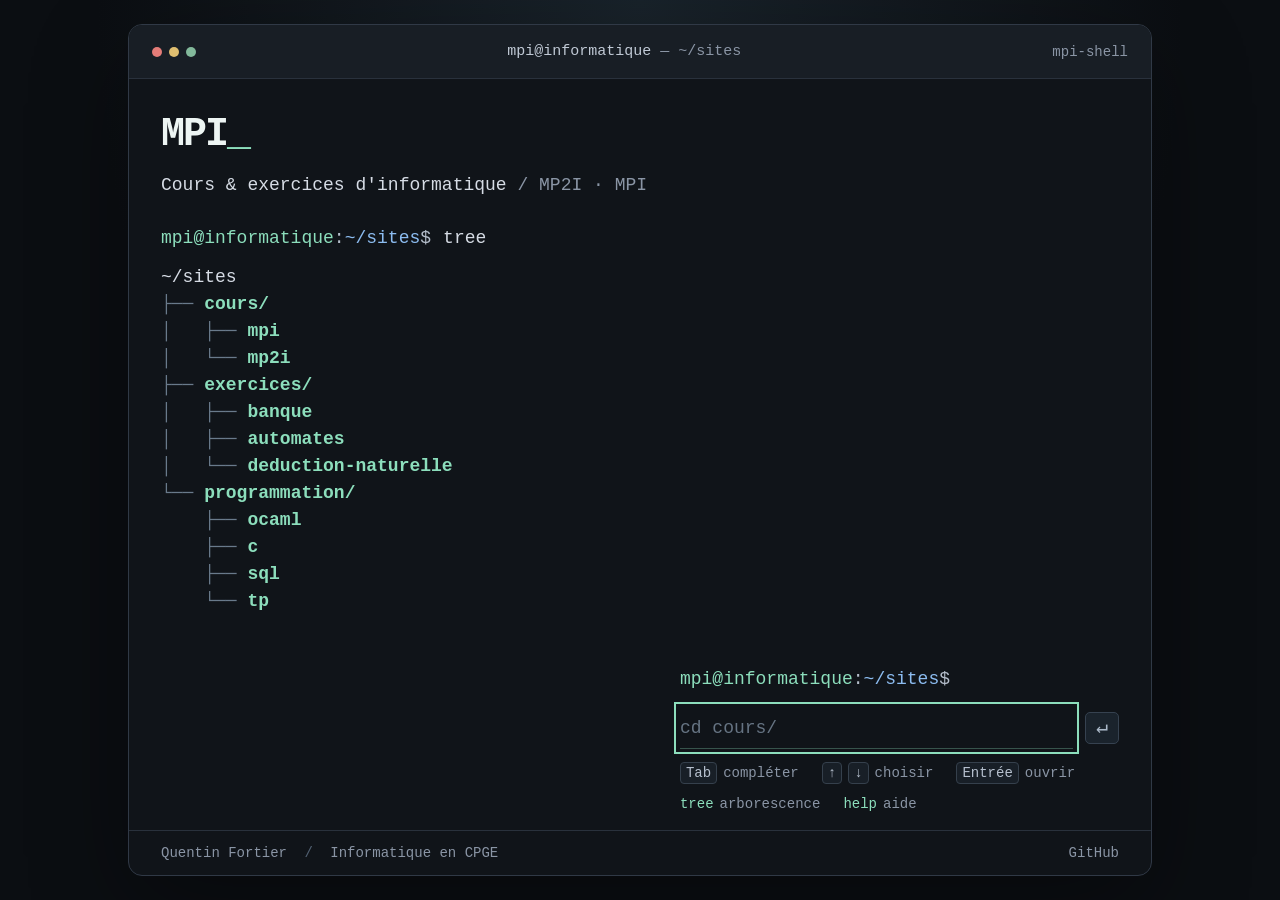
<file: index.html>
<!doctype html>
<html lang="fr">
<head>
  <meta charset="utf-8">
  <meta name="viewport" content="width=device-width, initial-scale=1">
  <meta name="description" content="Cours, banque d’exercices et exercices interactifs de MP2I et MPI : énoncés, corrigés, OCaml, C, SQL, automates et déduction naturelle. Quentin Fortier.">
  <meta name="theme-color" content="#101419">
  <meta name="color-scheme" content="dark">
  <title>MPI Informatique : cours et exercices en MP2I et MPI</title>
  <link rel="icon" type="image/png" sizes="144x144" href="/favicon.png">
  <link rel="stylesheet" href="style.css?v=2">
  <script src="terminal.js?v=3" defer></script>
  <link rel="canonical" href="https://mpi-informatique.github.io/">
  <meta name="author" content="Quentin Fortier">
  <meta property="og:type" content="website">
  <meta property="og:site_name" content="MPI Informatique">
  <meta property="og:locale" content="fr_FR">
  <meta property="og:url" content="https://mpi-informatique.github.io/">
  <meta property="og:title" content="MPI Informatique : cours et exercices en MP2I et MPI">
  <meta property="og:description" content="Cours, banque d’exercices et exercices interactifs de MP2I et MPI : énoncés, corrigés, OCaml, C, SQL, automates et déduction naturelle. Quentin Fortier.">
  <meta name="twitter:card" content="summary">
  <script type="application/ld+json">{"@context": "https://schema.org", "@graph": [{"@type": "WebSite", "@id": "https://mpi-informatique.github.io/#website", "name": "MPI Informatique", "url": "https://mpi-informatique.github.io/", "inLanguage": "fr", "author": {"@type": "Person", "name": "Quentin Fortier", "url": "https://fortierq.github.io/"}}, {"@type": "CollectionPage", "name": "Cours et exercices en MP2I et MPI", "url": "https://mpi-informatique.github.io/", "isPartOf": {"@id": "https://mpi-informatique.github.io/#website"}, "mainEntity": {"@type": "ItemList", "itemListElement": [{"@type": "ListItem", "position": 1, "name": "cours/mpi", "url": "https://mpi-informatique.github.io/cours/"}, {"@type": "ListItem", "position": 2, "name": "cours/mp2i", "url": "https://mp2i-info.github.io/"}, {"@type": "ListItem", "position": 3, "name": "exercices/banque", "url": "https://mpi-informatique.github.io/exercices/"}, {"@type": "ListItem", "position": 4, "name": "exercices/automates", "url": "https://mpi-informatique.github.io/automates/"}, {"@type": "ListItem", "position": 5, "name": "exercices/deduction-naturelle", "url": "https://mpi-informatique.github.io/deduction-naturelle/"}, {"@type": "ListItem", "position": 6, "name": "programmation/ocaml", "url": "https://mpi-informatique.github.io/ocaml/"}, {"@type": "ListItem", "position": 7, "name": "programmation/c", "url": "https://mpi-informatique.github.io/c/"}, {"@type": "ListItem", "position": 8, "name": "programmation/sql", "url": "https://mpi-informatique.github.io/sql/"}, {"@type": "ListItem", "position": 9, "name": "programmation/tp", "url": "https://github.com/mpi-informatique/tp-environnement"}]}}]}</script>
  <meta name="google-site-verification" content="3CPYsClCfjIgy1gPCKd-G9szbCbFEaimze5Z4oeqnl8" />
</head>
<body>
  <main class="terminal" aria-label="Terminal MPI Informatique">
    <header class="titlebar"><span class="lights" aria-hidden="true"><i></i><i></i><i></i></span><h1>mpi@informatique <span>— ~/sites</span></h1><span class="shell-label">mpi-shell</span></header>
    <div class="screen">
      <div class="welcome"><p class="wordmark">MPI<span>_</span></p><p>Cours & exercices d'informatique<span class="muted"> / MP2I · MPI</span></p><p class="muted">Bienvenue. Tous les chemins mènent à un exercice.</p></div>
      <div id="overview" aria-label="Arborescence permanente">
        <div class="command-line"><span class="prompt"><span>mpi@informatique</span>:<span class="path">~/sites</span>$</span><span>tree</span></div>
        <nav class="directories" aria-label="Sites disponibles">
          <a href="https://mpi-informatique.github.io/cours/" data-path="cours/mpi"><span class="directory">cours/mpi</span><span class="description">Cours, TP et devoirs de MPI</span></a>
          <a href="https://mp2i-info.github.io/" data-path="cours/mp2i"><span class="directory">cours/mp2i</span><span class="description">Cours d'informatique de MP2I</span></a>
          <a href="https://mpi-informatique.github.io/exercices/" data-path="exercices/banque"><span class="directory">exercices/banque</span><span class="description">Banque d’exercices de MP2I et MPI</span></a>
          <a href="https://mpi-informatique.github.io/automates/" data-path="exercices/automates"><span class="directory">exercices/automates</span><span class="description">Automates & langages</span></a>
          <a href="https://mpi-informatique.github.io/deduction-naturelle/" data-path="exercices/deduction-naturelle"><span class="directory">exercices/deduction-naturelle</span><span class="description">Logique & arbres de preuve</span></a>
          <a href="https://mpi-informatique.github.io/ocaml/" data-path="programmation/ocaml"><span class="directory">programmation/ocaml</span><span class="description">Programmation fonctionnelle</span></a>
          <a href="https://mpi-informatique.github.io/c/" data-path="programmation/c"><span class="directory">programmation/c</span><span class="description">Programmation en C</span></a>
          <a href="https://mpi-informatique.github.io/sql/" data-path="programmation/sql"><span class="directory">programmation/sql</span><span class="description">Bases de données</span></a>
          <a href="https://github.com/mpi-informatique/tp-environnement" data-path="programmation/tp"><span class="directory">programmation/tp</span><span class="description">Environnement de TP & mode d'emploi</span></a>
        </nav>
      </div>
      <div id="history" aria-label="Historique du terminal" role="log"></div>
      <form id="command-form" autocomplete="off">
        <div class="command-line input-line"><label class="prompt" for="command"><span>mpi@informatique</span>:<span class="path">~/sites</span>$<span class="sr-only"> Commande</span></label><input id="command" type="text" role="combobox" aria-label="Commande du terminal" aria-autocomplete="list" aria-expanded="false" aria-controls="suggestions" autocapitalize="off" spellcheck="false" placeholder="cd cours/" autofocus><button class="run" type="submit" aria-label="Exécuter la commande" title="Exécuter la commande">↵</button></div>
        <div id="suggestions" role="listbox" aria-label="Complétion des sites" hidden></div>
      </form>
      <p id="feedback" class="sr-only" role="status" aria-live="polite"></p>
      <noscript><p class="muted">Les sites restent accessibles en cliquant sur leur nom. Activer JavaScript pour utiliser les commandes.</p></noscript>
      <div class="hint"><span><kbd>Tab</kbd> compléter</span><span><kbd>↑</kbd><kbd>↓</kbd> choisir</span><span><kbd>Entrée</kbd> ouvrir</span><span><code>tree</code> arborescence</span><span><code>help</code> aide</span></div>
    </div>
    <footer><span>Quentin Fortier <span class="footer-sep">/</span> Informatique en CPGE</span><a href="https://github.com/mpi-informatique">GitHub</a></footer>
  </main>
</body>
</html>
</file>
<file: style.css>
:root{color-scheme:dark;font-family:ui-monospace,SFMono-Regular,Menlo,Consolas,"Liberation Mono",monospace;color:#d6dce5;background:#0b0e12;font-size:15px;font-synthesis:none;-webkit-font-smoothing:antialiased;--green:#8cdebc;--muted:#8a95a5;--border:#29313c}*{box-sizing:border-box}body{margin:0;padding:72px 28px;min-height:100dvh;background:radial-gradient(ellipse at 50% 0,#19232b 0,transparent 60%)}a{color:inherit}.terminal{max-width:1040px;margin:0 auto;background:#101419;border:1px solid #303946;border-radius:14px;box-shadow:0 30px 100px #0005;overflow:hidden}.titlebar{height:54px;padding:0 23px;display:flex;align-items:center;justify-content:space-between;gap:16px;border-bottom:1px solid var(--border);background:#181e25}.lights{display:flex;gap:7px}.lights i{display:block;width:10px;height:10px;border-radius:50%;background:#e47c78}.lights i:nth-child(2){background:#dfbe70}.lights i:nth-child(3){background:#82b99b}h1{font-size:13px;font-weight:400;margin:0;color:#c0c9d5}h1 span,.shell-label{color:var(--muted)}.shell-label{font-size:12px}.screen{padding:34px 36px 24px}.welcome{margin-bottom:30px}.welcome p{margin:0 0 10px;line-height:1.6}.welcome .wordmark{font-size:36px;letter-spacing:-2px;font-weight:700;color:#edf5f3;margin-bottom:12px}.wordmark span{color:var(--green)}.muted{color:var(--muted)}.command-line{display:flex;align-items:baseline;gap:12px;line-height:1.8}.prompt{flex-shrink:0;white-space:nowrap;color:#b4bdca}.prompt>span:first-child{color:var(--green)}.prompt .path{color:#8cbcf0}.directories{display:grid;gap:2px;margin:16px 0 30px}.directories a{display:grid;grid-template-columns:240px 1fr;gap:16px;padding:10px 12px;margin-left:-12px;border-radius:6px;text-decoration:none;line-height:1.5}.directories a:hover,.directories a:focus-visible{background:#1c2930}.directory{color:var(--green);font-weight:600}.description{color:var(--muted);font-size:14px}.input-line{gap:12px;align-items:center}input{min-width:0;flex:1;border:0;padding:4px 0;background:transparent;color:#edf5f3;font:inherit;line-height:1.8;caret-color:var(--green);outline:none}input::placeholder{color:#667483}input:focus-visible{box-shadow:0 1px #8cdebc50}.run{border:1px solid #364250;border-radius:5px;background:#1a232c;color:#a9b7c7;font-family:inherit;font-size:20px;line-height:1;cursor:pointer;width:34px;height:32px;flex-shrink:0}.run:hover{color:var(--green);border-color:var(--green)}#suggestions{margin:12px 0 0;padding:5px;border:1px solid #354250;border-radius:7px;background:#161e26;max-width:640px}#suggestions[hidden]{display:none}.suggestion{display:flex;justify-content:space-between;gap:16px;padding:9px 11px;cursor:pointer;border-radius:4px;color:#b5c2d2}.suggestion[aria-selected=true],.suggestion:hover{background:#253b3b;color:#b2f1d7}.suggestion small{color:var(--muted);font-size:12px}.output{color:#b6c1cf;line-height:1.7;white-space:pre-wrap;overflow-wrap:anywhere;margin:10px 0 24px}.hint{display:flex;flex-wrap:wrap;gap:12px 23px;padding-top:31px;color:var(--muted);font-size:12px}.hint span{display:flex;align-items:center;gap:6px}kbd{display:inline-block;min-width:20px;text-align:center;border:1px solid #35404c;border-radius:4px;padding:2px 5px;background:#181f27;color:#b6c0ce;font:inherit}code{color:var(--green);font:inherit}footer{display:flex;justify-content:space-between;gap:20px;padding:18px 36px;border-top:1px solid var(--border);font-size:12px;color:var(--muted)}footer a{text-decoration:none}footer a:hover{color:var(--green)}.footer-sep{color:#526173;padding:0 9px}:focus-visible{outline:2px solid var(--green);outline-offset:4px}.sr-only{position:absolute;width:1px;height:1px;padding:0;margin:-1px;overflow:hidden;clip:rect(0,0,0,0);white-space:nowrap;border:0}@media(max-width:720px){body{padding:24px 14px}.screen{padding:25px 22px}.directories a{grid-template-columns:1fr;gap:3px}.command-line{flex-wrap:wrap;gap:0 10px}.input-line .prompt{width:100%;font-size:13px}.input-line{margin-top:10px}input{font-size:16px}.shell-label{display:none}.titlebar{padding:0 18px}h1{font-size:12px}.lights{gap:5px}.lights i{width:8px;height:8px}footer{padding:18px 22px;line-height:1.8;font-size:11px}.hint{gap:12px 16px}.suggestion{display:block}.suggestion small{display:block;margin-top:3px}.welcome .muted{font-size:13px}.welcome p{font-size:14px}}@media(prefers-reduced-motion:no-preference){.wordmark span{animation:blink 1.3s step-end infinite}@keyframes blink{50%{opacity:0}}}

.tree{margin:16px 0 28px;line-height:1.9;font-size:14px}.tree-row{display:flex;align-items:baseline}.branch{white-space:pre;color:#697a8b;flex-shrink:0}.tree a{display:inline-flex;gap:24px;text-decoration:none;min-width:0;border-radius:3px}.tree a:hover .directory{text-decoration:underline}.tree .description{font-size:12px}.tree .directory{overflow-wrap:anywhere}@media(max-width:720px){.tree .description{display:none}.tree{font-size:13px}.tree a{gap:0}}

/* Keep the initial tree separate from the scrolling conversation. */
:root{font-size:18px}
body{padding:24px 0}
.terminal{width:80%;max-width:none;height:calc(100dvh - 48px);display:flex;flex-direction:column}
.titlebar,footer{flex-shrink:0}
h1{font-size:15px}.shell-label{font-size:14px}
.screen{min-height:0;flex:1;display:flex;flex-direction:column;padding:24px 32px 18px}
.welcome{margin-bottom:18px}.welcome .wordmark{font-size:40px;margin-bottom:4px}.welcome p{margin-bottom:4px}.welcome p:last-child{display:none}
#overview{flex-shrink:0}
.tree{font-size:18px;line-height:1.6;margin:10px 0 18px}.tree .description{font-size:16px}.description{font-size:16px}
#history{min-height:0;flex:1;overflow:auto;overscroll-behavior:contain;scrollbar-color:#364250 transparent;margin-bottom:12px}
#history:empty{margin-bottom:0}
#command-form{position:relative;flex-shrink:0}
#suggestions{position:absolute;bottom:100%;left:0;right:0;max-height:220px;overflow:auto;z-index:2;margin:0 0 8px}
.suggestion small{font-size:14px}
.hint{padding-top:14px;font-size:14px;flex-shrink:0}
footer{font-size:14px;padding:14px 32px}
@media(min-width:1100px){.screen{display:grid;grid-template-columns:minmax(0,1.1fr) minmax(0,1fr);grid-template-rows:auto minmax(0,1fr) auto auto;column-gap:36px}.welcome{grid-column:1 / -1}#overview{grid-column:1;grid-row:2 / 5;overflow:auto}#history{grid-column:2;grid-row:2}#command-form{grid-column:2;grid-row:3}.hint{grid-column:2;grid-row:4}.tree a{gap:20px}.tree .description{font-size:15px}}
@media(max-width:720px){body{padding:8px 0}.terminal{width:96%;height:calc(100dvh - 16px)}.screen{padding:16px 18px 12px}.titlebar{height:44px}h1{font-size:12px}.welcome{margin-bottom:10px}.welcome .wordmark{font-size:28px}.welcome p{font-size:14px}.tree{font-size:15px;line-height:1.45;margin:8px 0 12px}.tree .description{display:none}#overview>.command-line{font-size:15px}.input-line .prompt{font-size:14px}input{font-size:18px}.hint{font-size:11px;gap:6px 12px;padding-top:10px}footer{font-size:11px;padding:10px 18px}.command-line{font-size:16px}.output{font-size:16px}.input-line{margin-top:0}}

@media(min-width:721px) and (max-width:1600px){#overview .description{display:none}.tree{line-height:1.5}.input-line{flex-wrap:wrap}.input-line .prompt{width:100%}}
</file>
